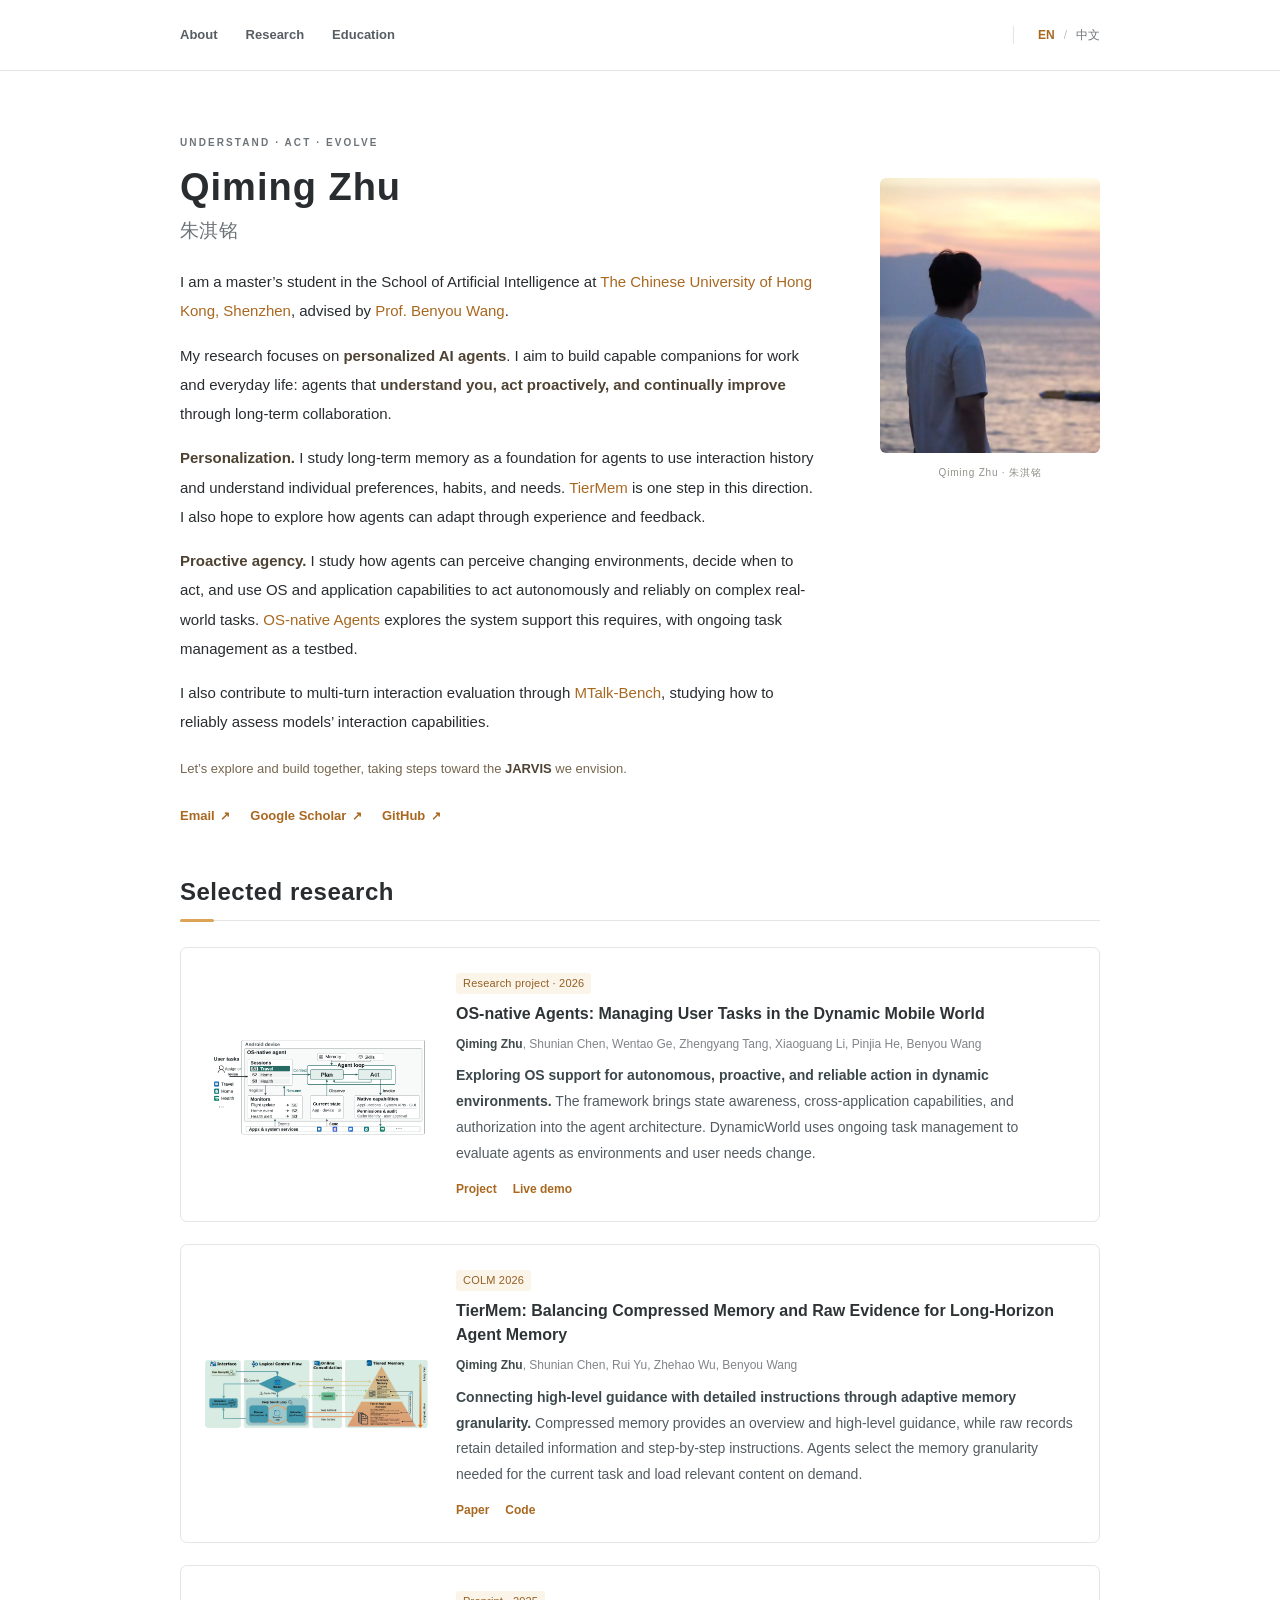
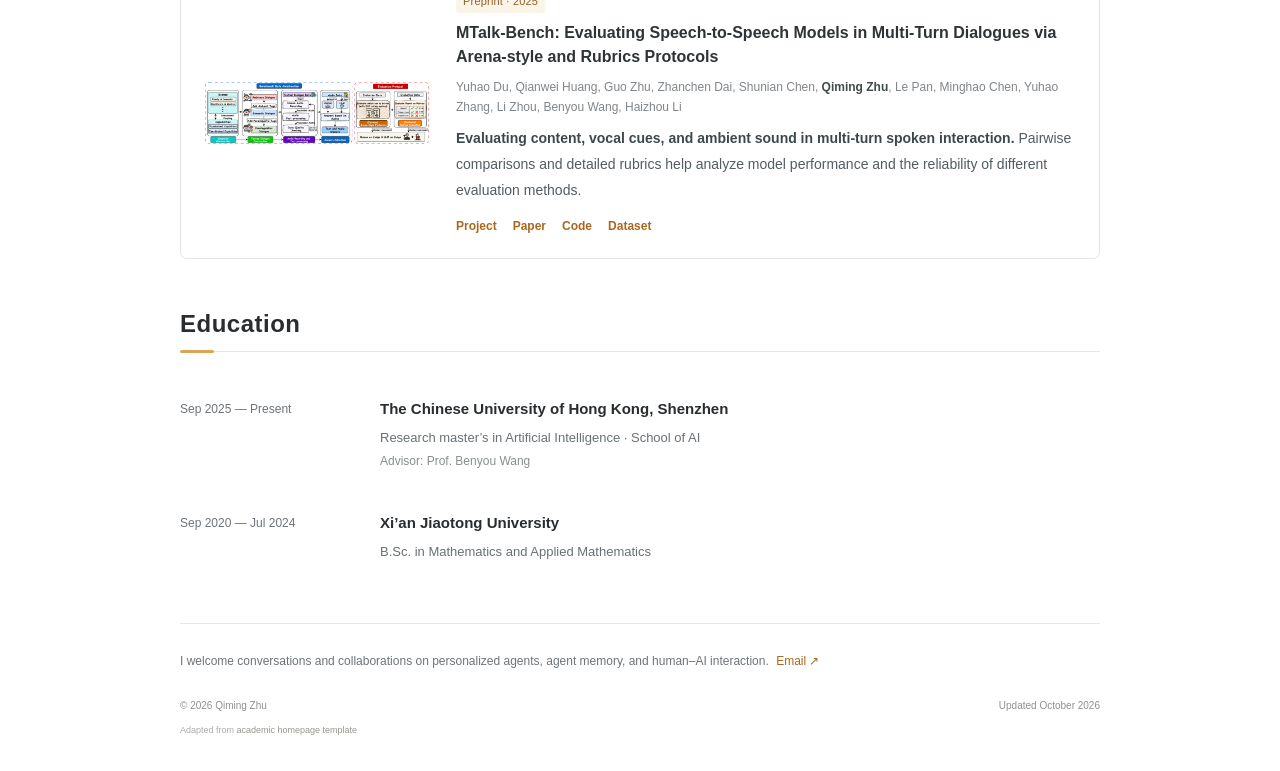
<file: index.html>
<!doctype html>
<html lang="en" data-language="en">
<head>
  <meta charset="utf-8">
  <meta name="viewport" content="width=device-width, initial-scale=1">
  <meta name="color-scheme" content="light">
  <title>Qiming Zhu · 朱淇铭 | Personal website</title>
  <meta name="description" content="Qiming Zhu researches personalized AI agents at CUHK-Shenzhen: building agents that understand you, act proactively, and continually improve through long-term collaboration.">
  <meta name="author" content="Qiming Zhu">
  <link rel="canonical" href="https://qiming-zhu.github.io/">
  <link rel="alternate" hreflang="zh-CN" href="https://qiming-zhu.github.io/zh/">
  <link rel="alternate" hreflang="en" href="https://qiming-zhu.github.io/">
  <link rel="alternate" hreflang="x-default" href="https://qiming-zhu.github.io/">
  <meta property="og:type" content="profile">
  <meta property="og:title" content="Qiming Zhu · 朱淇铭">
  <meta property="og:description" content="Qiming Zhu researches personalized AI agents at CUHK-Shenzhen: building agents that understand you, act proactively, and continually improve through long-term collaboration.">
  <meta property="og:url" content="https://qiming-zhu.github.io/">
  <meta property="og:image" content="https://qiming-zhu.github.io/images/me.jpg">
  <meta property="og:locale" content="en_US">
  <meta name="twitter:card" content="summary">
  <link rel="stylesheet" href="stylesheet.css">
  <script type="application/ld+json">{"@context": "https://schema.org", "@type": "Person", "name": "Qiming Zhu", "alternateName": "朱淇铭", "url": "https://qiming-zhu.github.io/", "image": "https://qiming-zhu.github.io/images/me.jpg", "affiliation": {"@type": "CollegeOrUniversity", "name": "The Chinese University of Hong Kong, Shenzhen"}, "sameAs": ["https://github.com/Qiming-Zhu", "https://scholar.google.com/citations?user=vwQ1_0AAAAAJ"]}</script>
  <script>
  try {
    const url = new URL(location.href);
    const explicit = url.searchParams.get('lang');
    if ((explicit === 'zh' || explicit === 'en') && explicit !== 'en') {
      url.pathname = new URL(explicit === 'zh' ? 'zh/' : './', location.href).pathname;
      url.searchParams.delete('lang');
      window.goatcounter = { no_onload: true };
      location.replace(url.href);
    }
  } catch (_) {}
  </script>
  <script src="site.js" defer></script>
  <script data-goatcounter="https://qiming-zhu.goatcounter.com/count" async src="https://gc.zgo.at/count.js"></script>
</head>
<body>
  <a class="skip-link" href="#main">Skip to main content</a>
  <header class="site-header"><div class="header-inner">
    <nav aria-label="Main navigation"><a href="#about">About</a><a href="#research">Research</a><a href="#education">Education</a></nav>
    <div class="language-switch" aria-label="Language">
      <a href="./" lang="en" data-language-link="en" aria-current="page">EN</a>
      <span aria-hidden="true">/</span>
      <a href="zh/" lang="zh-CN" data-language-link="zh" >中文</a>
    </div>
  </div></header>
  <main id="main" class="page">
    <section id="about" class="about-section" aria-labelledby="name">
      <div class="bio">
        <p class="eyebrow">UNDERSTAND · ACT · EVOLVE</p>
        <h1 id="name">Qiming Zhu<span class="other-name">朱淇铭</span></h1>
        <p>I am a master’s student in the School of Artificial Intelligence at <a href="https://www.cuhk.edu.cn/en" target="_blank" rel="noopener noreferrer">The Chinese University of Hong Kong, Shenzhen</a>, advised by <a href="https://wabyking.github.io/" target="_blank" rel="noopener noreferrer">Prof. Benyou Wang</a>.</p><p>My research focuses on <strong>personalized AI agents</strong>. I aim to build capable companions for work and everyday life: agents that <strong>understand you, act proactively, and continually improve</strong> through long-term collaboration.</p>
        <div class="research-directions"><p><strong>Personalization.</strong> I study long-term memory as a foundation for agents to use interaction history and understand individual preferences, habits, and needs. <a href="#tiermem">TierMem</a> is one step in this direction. I also hope to explore how agents can adapt through experience and feedback.</p><p><strong>Proactive agency.</strong> I study how agents can perceive changing environments, decide when to act, and use OS and application capabilities to act autonomously and reliably on complex real-world tasks. <a href="#os-native">OS-native Agents</a> explores the system support this requires, with ongoing task management as a testbed.</p><p>I also contribute to multi-turn interaction evaluation through <a href="#mtalk">MTalk-Bench</a>, studying how to reliably assess models’ interaction capabilities.</p></div>
        <p class="vision">Let’s explore and build together, taking steps toward the <strong>JARVIS</strong> we envision.</p>
        <div class="contact-links">
          <a href="mailto:225085006@link.cuhk.edu.cn">Email <span aria-hidden="true">↗</span></a>
          <a class="" href="https://scholar.google.com/citations?user=vwQ1_0AAAAAJ" target="_blank" rel="noopener noreferrer">Google Scholar <span aria-hidden="true">↗</span></a>
          <a class="" href="https://github.com/Qiming-Zhu" target="_blank" rel="noopener noreferrer">GitHub <span aria-hidden="true">↗</span></a>
        </div>
      </div>
      <figure class="portrait"><img src="images/me.jpg" width="1212" height="808" alt="Qiming Zhu watching the sunset by the sea" fetchpriority="high"><figcaption>Qiming Zhu · 朱淇铭</figcaption></figure>
    </section>
    <section id="research" class="research-section" aria-labelledby="research-title">
      <div class="section-heading"><h2 id="research-title">Selected research</h2></div>
      <div class="publications">
        <article class="publication" id="os-native">
          <a class="research-figure" href="images/research/os-native-framework.png" data-lightbox data-figure-caption="OS-native Agent framework with persistent task sessions, native state monitors, cross-application capabilities, and authorization." aria-label="View full research figure: OS-native Agents">
            <img src="images/research/os-native-framework.png" alt="OS-native Agent framework with persistent task sessions, native state monitors, cross-application capabilities, and authorization." loading="lazy" decoding="async" width="1698" height="780">
          </a>
          <div class="publication-copy">
            <div class="paper-meta"><span>Research project · 2026</span></div>
            <h3><a class="" href="https://qiming-zhu.github.io/OSNativeAgent-trajectories/" target="_blank" rel="noopener noreferrer">OS-native Agents: Managing User Tasks in the Dynamic Mobile World</a></h3>
            <p class="authors"><strong>Qiming Zhu</strong>, Shunian Chen, Wentao Ge, Zhengyang Tang, Xiaoguang Li, Pinjia He, Benyou Wang</p>
            <p class="summary"><strong>Exploring OS support for autonomous, proactive, and reliable action in dynamic environments.</strong> The framework brings state awareness, cross-application capabilities, and authorization into the agent architecture. DynamicWorld uses ongoing task management to evaluate agents as environments and user needs change.</p>
            <div class="resource-links"><a class="resource-link" href="https://qiming-zhu.github.io/OSNativeAgent-trajectories/" target="_blank" rel="noopener noreferrer">Project</a><a class="resource-link" href="https://qiming-zhu.github.io/OSNativeAgent-trajectories/demo/" target="_blank" rel="noopener noreferrer">Live demo</a></div>
          </div>
        </article>
        <article class="publication" id="tiermem">
          <a class="research-figure" href="images/research/tiermem-overview.jpg" data-lightbox data-figure-caption="TierMem architecture linking summary memory to raw evidence with a router and consolidation loop." aria-label="View full research figure: TierMem">
            <img src="images/research/tiermem-overview.jpg" alt="TierMem architecture linking summary memory to raw evidence with a router and consolidation loop." loading="lazy" decoding="async" width="1440" height="449">
          </a>
          <div class="publication-copy">
            <div class="paper-meta"><span>COLM 2026</span></div>
            <h3><a class="" href="https://openreview.net/forum?id=svKCa4itcd" target="_blank" rel="noopener noreferrer">TierMem: Balancing Compressed Memory and Raw Evidence for Long-Horizon Agent Memory</a></h3>
            <p class="authors"><strong>Qiming Zhu</strong>, Shunian Chen, Rui Yu, Zhehao Wu, Benyou Wang</p>
            <p class="summary"><strong>Connecting high-level guidance with detailed instructions through adaptive memory granularity.</strong> Compressed memory provides an overview and high-level guidance, while raw records retain detailed information and step-by-step instructions. Agents select the memory granularity needed for the current task and load relevant content on demand.</p>
            <div class="resource-links"><a class="resource-link" href="https://openreview.net/forum?id=svKCa4itcd" target="_blank" rel="noopener noreferrer">Paper</a><a class="resource-link" href="https://github.com/FreedomIntelligence/Tiermem" target="_blank" rel="noopener noreferrer">Code</a></div>
          </div>
        </article>
        <article class="publication" id="mtalk">
          <a class="research-figure" href="images/research/mtalk-overview.png" data-lightbox data-figure-caption="MTalk-Bench overview connecting speech-aware data construction with Arena-style and rubric-based evaluation." aria-label="View full research figure: MTalk-Bench">
            <img src="images/research/mtalk-overview.png" alt="MTalk-Bench overview connecting speech-aware data construction with Arena-style and rubric-based evaluation." loading="lazy" decoding="async" width="1600" height="448">
          </a>
          <div class="publication-copy">
            <div class="paper-meta"><span>Preprint · 2025</span></div>
            <h3><a class="" href="https://arxiv.org/abs/2508.18240" target="_blank" rel="noopener noreferrer">MTalk-Bench: Evaluating Speech-to-Speech Models in Multi-Turn Dialogues via Arena-style and Rubrics Protocols</a></h3>
            <p class="authors">Yuhao Du, Qianwei Huang, Guo Zhu, Zhanchen Dai, Shunian Chen, <strong>Qiming Zhu</strong>, Le Pan, Minghao Chen, Yuhao Zhang, Li Zhou, Benyou Wang, Haizhou Li</p>
            <p class="summary"><strong>Evaluating content, vocal cues, and ambient sound in multi-turn spoken interaction.</strong> Pairwise comparisons and detailed rubrics help analyze model performance and the reliability of different evaluation methods.</p>
            <div class="resource-links"><a class="resource-link" href="https://freedomintelligence.github.io/MTalk-Bench/" target="_blank" rel="noopener noreferrer">Project</a><a class="resource-link" href="https://arxiv.org/abs/2508.18240" target="_blank" rel="noopener noreferrer">Paper</a><a class="resource-link" href="https://github.com/FreedomIntelligence/MTalk-Bench" target="_blank" rel="noopener noreferrer">Code</a><a class="resource-link" href="https://huggingface.co/datasets/FreedomIntelligence/MTalk-Bench" target="_blank" rel="noopener noreferrer">Dataset</a></div>
          </div>
        </article></div>
    </section>
    <section id="education" class="education-section" aria-labelledby="education-title">
      <div class="section-heading"><h2 id="education-title">Education</h2></div>
      <ol class="education-list"><li><time>Sep 2025 — Present</time><div><h3>The Chinese University of Hong Kong, Shenzhen</h3><p>Research master’s in Artificial Intelligence · School of AI</p><p class="advisor">Advisor: Prof. Benyou Wang</p></div></li><li><time>Sep 2020 — Jul 2024</time><div><h3>Xi’an Jiaotong University</h3><p>B.Sc. in Mathematics and Applied Mathematics</p></div></li></ol>
    </section>
    <footer class="site-footer">
      <p class="footer-contact">I welcome conversations and collaborations on personalized agents, agent memory, and human–AI interaction. <a href="mailto:225085006@link.cuhk.edu.cn">Email ↗</a></p>
      <div><span>© 2026 Qiming Zhu</span><span>Updated October 2026</span></div>
      <p class="template-credit">Adapted from <a class="" href="https://github.com/w-r-s/academic-homepage-template" target="_blank" rel="noopener noreferrer">academic homepage template</a></p>
    </footer>
  </main>
  <dialog id="image-viewer" aria-label="View full research figure"><button class="viewer-close" type="button" aria-label="Close image">×</button><img alt=""><p></p></dialog>
</body></html>
</file>
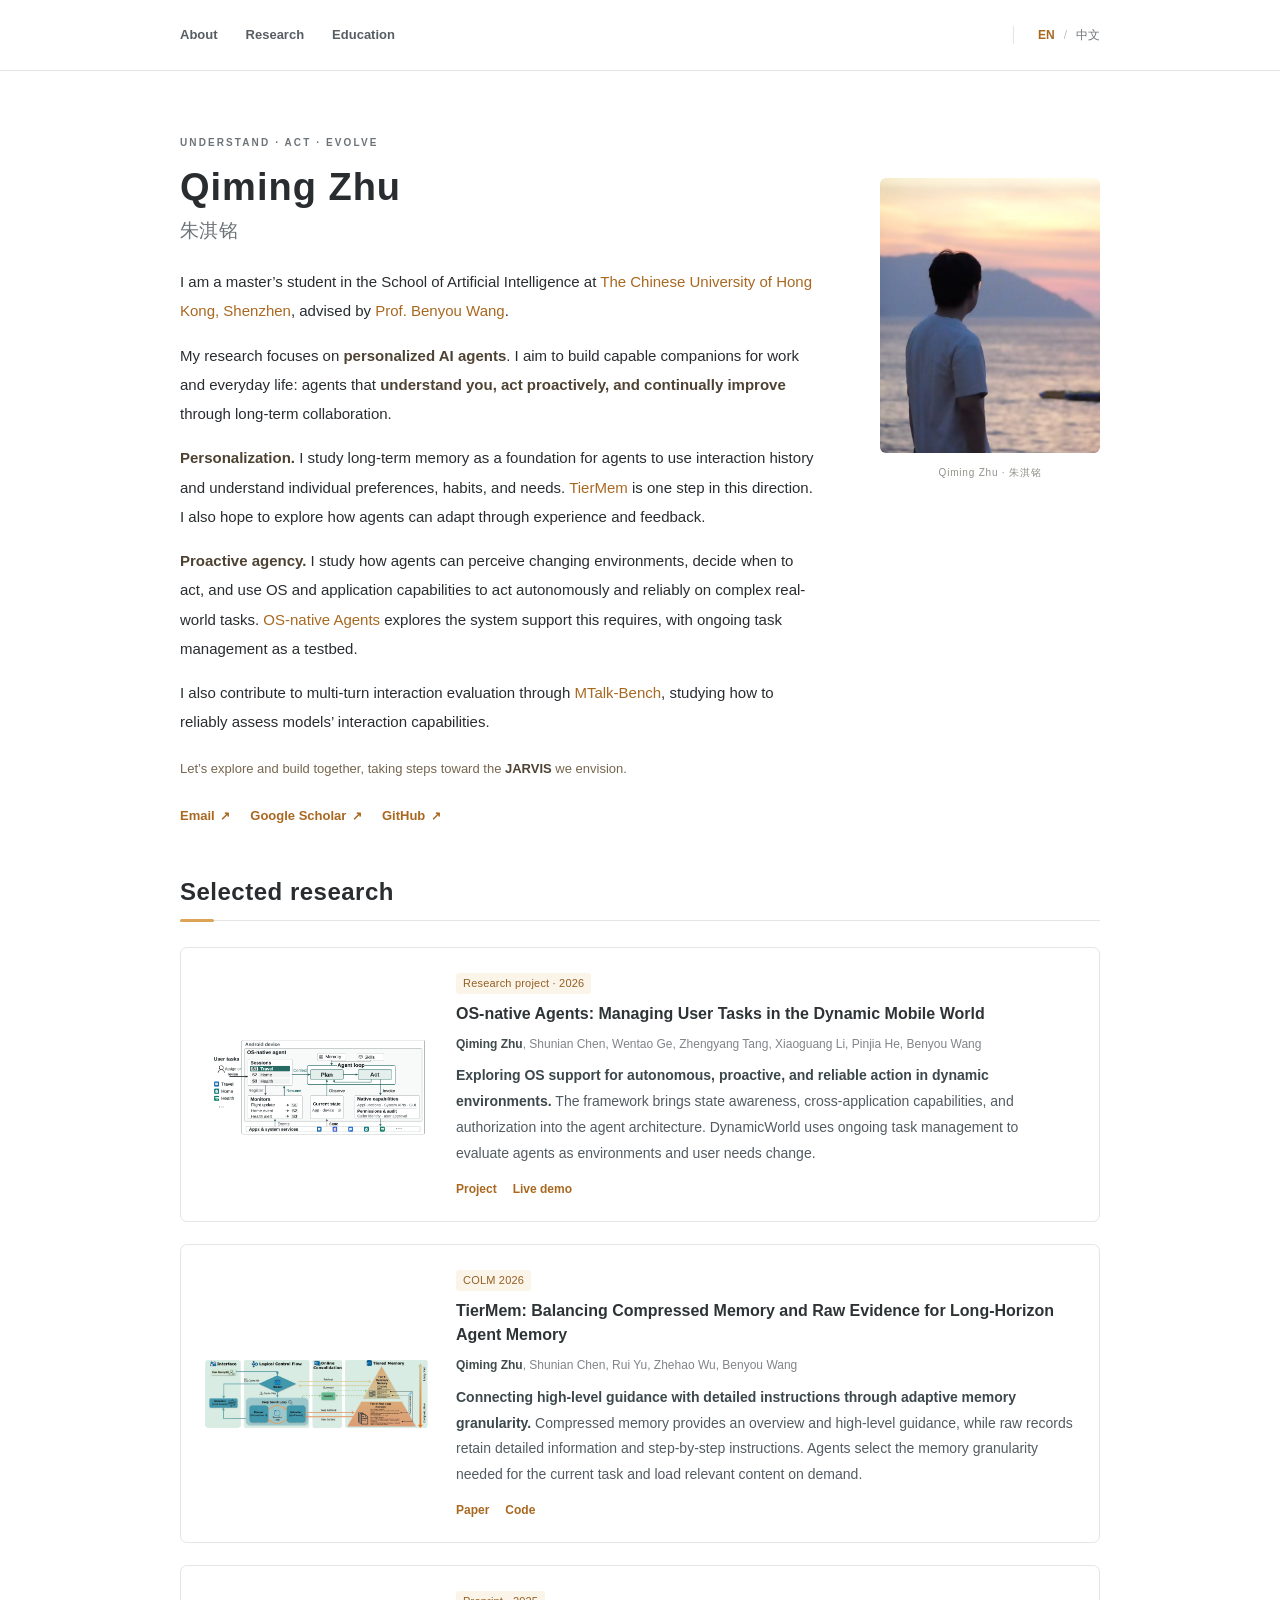
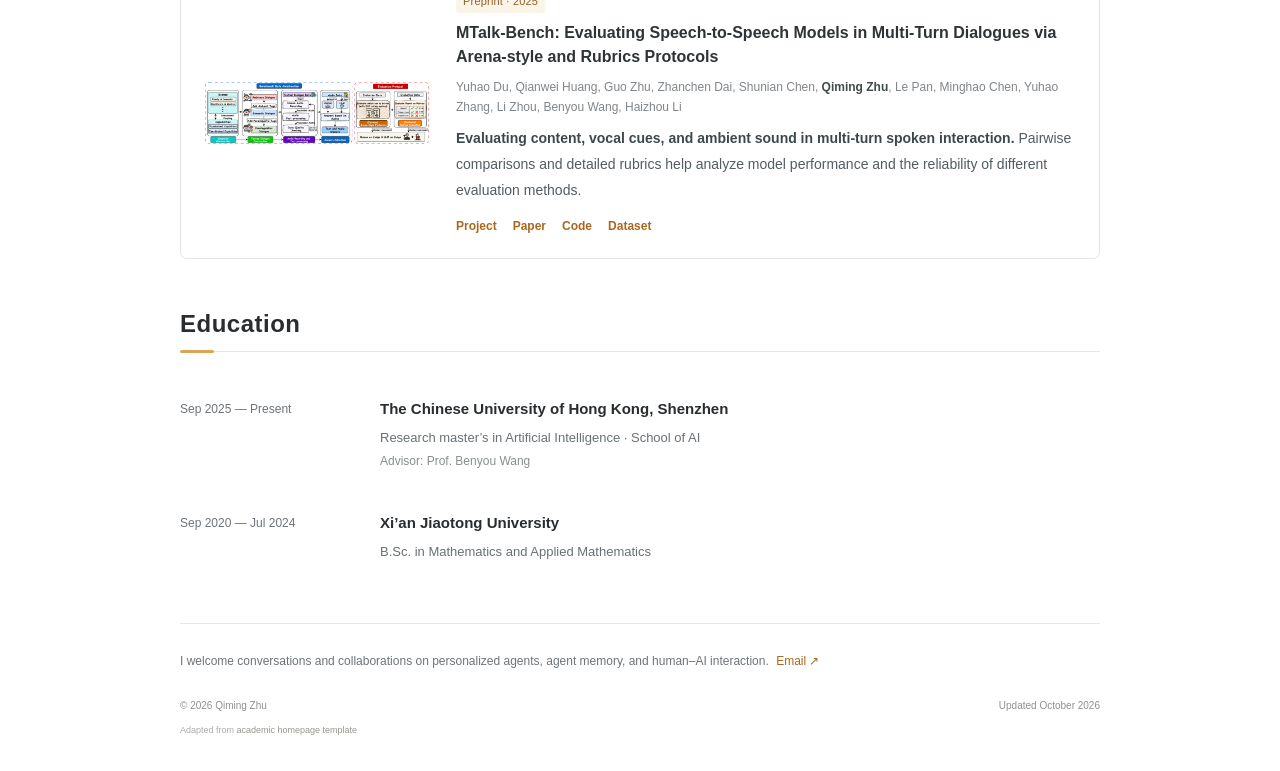
<file: en/index.html>
<!doctype html>
<html lang="en" data-language="en">
<head>
  <meta charset="utf-8">
  <meta name="viewport" content="width=device-width, initial-scale=1">
  <meta name="color-scheme" content="light">
  <title>Qiming Zhu · 朱淇铭 | Personal website</title>
  <meta name="description" content="Qiming Zhu researches personalized AI agents at CUHK-Shenzhen: building agents that understand you, act proactively, and continually improve through long-term collaboration.">
  <meta name="author" content="Qiming Zhu">
  <link rel="canonical" href="https://qiming-zhu.github.io/">
  <link rel="alternate" hreflang="zh-CN" href="https://qiming-zhu.github.io/zh/">
  <link rel="alternate" hreflang="en" href="https://qiming-zhu.github.io/">
  <link rel="alternate" hreflang="x-default" href="https://qiming-zhu.github.io/">
  <meta property="og:type" content="profile">
  <meta property="og:title" content="Qiming Zhu · 朱淇铭">
  <meta property="og:description" content="Qiming Zhu researches personalized AI agents at CUHK-Shenzhen: building agents that understand you, act proactively, and continually improve through long-term collaboration.">
  <meta property="og:url" content="https://qiming-zhu.github.io/">
  <meta property="og:image" content="https://qiming-zhu.github.io/images/me.jpg">
  <meta property="og:locale" content="en_US">
  <meta name="twitter:card" content="summary">
  <link rel="stylesheet" href="../stylesheet.css">
  <script type="application/ld+json">{"@context": "https://schema.org", "@type": "Person", "name": "Qiming Zhu", "alternateName": "朱淇铭", "url": "https://qiming-zhu.github.io/", "image": "https://qiming-zhu.github.io/images/me.jpg", "affiliation": {"@type": "CollegeOrUniversity", "name": "The Chinese University of Hong Kong, Shenzhen"}, "sameAs": ["https://github.com/Qiming-Zhu", "https://scholar.google.com/citations?user=vwQ1_0AAAAAJ"]}</script>
  <script>
  try {
    const url = new URL(location.href);
    const explicit = url.searchParams.get('lang');
    if ((explicit === 'zh' || explicit === 'en') && explicit !== 'en') {
      url.pathname = new URL(explicit === 'zh' ? '../zh/' : '../', location.href).pathname;
      url.searchParams.delete('lang');
      window.goatcounter = { no_onload: true };
      location.replace(url.href);
    }
  } catch (_) {}
  </script>
  <script src="../site.js" defer></script>
  <script data-goatcounter="https://qiming-zhu.goatcounter.com/count" async src="https://gc.zgo.at/count.js"></script>
</head>
<body>
  <a class="skip-link" href="#main">Skip to main content</a>
  <header class="site-header"><div class="header-inner">
    <nav aria-label="Main navigation"><a href="#about">About</a><a href="#research">Research</a><a href="#education">Education</a></nav>
    <div class="language-switch" aria-label="Language">
      <a href="../" lang="en" data-language-link="en" aria-current="page">EN</a>
      <span aria-hidden="true">/</span>
      <a href="../zh/" lang="zh-CN" data-language-link="zh" >中文</a>
    </div>
  </div></header>
  <main id="main" class="page">
    <section id="about" class="about-section" aria-labelledby="name">
      <div class="bio">
        <p class="eyebrow">UNDERSTAND · ACT · EVOLVE</p>
        <h1 id="name">Qiming Zhu<span class="other-name">朱淇铭</span></h1>
        <p>I am a master’s student in the School of Artificial Intelligence at <a href="https://www.cuhk.edu.cn/en" target="_blank" rel="noopener noreferrer">The Chinese University of Hong Kong, Shenzhen</a>, advised by <a href="https://wabyking.github.io/" target="_blank" rel="noopener noreferrer">Prof. Benyou Wang</a>.</p><p>My research focuses on <strong>personalized AI agents</strong>. I aim to build capable companions for work and everyday life: agents that <strong>understand you, act proactively, and continually improve</strong> through long-term collaboration.</p>
        <div class="research-directions"><p><strong>Personalization.</strong> I study long-term memory as a foundation for agents to use interaction history and understand individual preferences, habits, and needs. <a href="#tiermem">TierMem</a> is one step in this direction. I also hope to explore how agents can adapt through experience and feedback.</p><p><strong>Proactive agency.</strong> I study how agents can perceive changing environments, decide when to act, and use OS and application capabilities to act autonomously and reliably on complex real-world tasks. <a href="#os-native">OS-native Agents</a> explores the system support this requires, with ongoing task management as a testbed.</p><p>I also contribute to multi-turn interaction evaluation through <a href="#mtalk">MTalk-Bench</a>, studying how to reliably assess models’ interaction capabilities.</p></div>
        <p class="vision">Let’s explore and build together, taking steps toward the <strong>JARVIS</strong> we envision.</p>
        <div class="contact-links">
          <a href="mailto:225085006@link.cuhk.edu.cn">Email <span aria-hidden="true">↗</span></a>
          <a class="" href="https://scholar.google.com/citations?user=vwQ1_0AAAAAJ" target="_blank" rel="noopener noreferrer">Google Scholar <span aria-hidden="true">↗</span></a>
          <a class="" href="https://github.com/Qiming-Zhu" target="_blank" rel="noopener noreferrer">GitHub <span aria-hidden="true">↗</span></a>
        </div>
      </div>
      <figure class="portrait"><img src="../images/me.jpg" width="1212" height="808" alt="Qiming Zhu watching the sunset by the sea" fetchpriority="high"><figcaption>Qiming Zhu · 朱淇铭</figcaption></figure>
    </section>
    <section id="research" class="research-section" aria-labelledby="research-title">
      <div class="section-heading"><h2 id="research-title">Selected research</h2></div>
      <div class="publications">
        <article class="publication" id="os-native">
          <a class="research-figure" href="../images/research/os-native-framework.png" data-lightbox data-figure-caption="OS-native Agent framework with persistent task sessions, native state monitors, cross-application capabilities, and authorization." aria-label="View full research figure: OS-native Agents">
            <img src="../images/research/os-native-framework.png" alt="OS-native Agent framework with persistent task sessions, native state monitors, cross-application capabilities, and authorization." loading="lazy" decoding="async" width="1698" height="780">
          </a>
          <div class="publication-copy">
            <div class="paper-meta"><span>Research project · 2026</span></div>
            <h3><a class="" href="https://qiming-zhu.github.io/OSNativeAgent-trajectories/" target="_blank" rel="noopener noreferrer">OS-native Agents: Managing User Tasks in the Dynamic Mobile World</a></h3>
            <p class="authors"><strong>Qiming Zhu</strong>, Shunian Chen, Wentao Ge, Zhengyang Tang, Xiaoguang Li, Pinjia He, Benyou Wang</p>
            <p class="summary"><strong>Exploring OS support for autonomous, proactive, and reliable action in dynamic environments.</strong> The framework brings state awareness, cross-application capabilities, and authorization into the agent architecture. DynamicWorld uses ongoing task management to evaluate agents as environments and user needs change.</p>
            <div class="resource-links"><a class="resource-link" href="https://qiming-zhu.github.io/OSNativeAgent-trajectories/" target="_blank" rel="noopener noreferrer">Project</a><a class="resource-link" href="https://qiming-zhu.github.io/OSNativeAgent-trajectories/demo/" target="_blank" rel="noopener noreferrer">Live demo</a></div>
          </div>
        </article>
        <article class="publication" id="tiermem">
          <a class="research-figure" href="../images/research/tiermem-overview.jpg" data-lightbox data-figure-caption="TierMem architecture linking summary memory to raw evidence with a router and consolidation loop." aria-label="View full research figure: TierMem">
            <img src="../images/research/tiermem-overview.jpg" alt="TierMem architecture linking summary memory to raw evidence with a router and consolidation loop." loading="lazy" decoding="async" width="1440" height="449">
          </a>
          <div class="publication-copy">
            <div class="paper-meta"><span>COLM 2026</span></div>
            <h3><a class="" href="https://openreview.net/forum?id=svKCa4itcd" target="_blank" rel="noopener noreferrer">TierMem: Balancing Compressed Memory and Raw Evidence for Long-Horizon Agent Memory</a></h3>
            <p class="authors"><strong>Qiming Zhu</strong>, Shunian Chen, Rui Yu, Zhehao Wu, Benyou Wang</p>
            <p class="summary"><strong>Connecting high-level guidance with detailed instructions through adaptive memory granularity.</strong> Compressed memory provides an overview and high-level guidance, while raw records retain detailed information and step-by-step instructions. Agents select the memory granularity needed for the current task and load relevant content on demand.</p>
            <div class="resource-links"><a class="resource-link" href="https://openreview.net/forum?id=svKCa4itcd" target="_blank" rel="noopener noreferrer">Paper</a><a class="resource-link" href="https://github.com/FreedomIntelligence/Tiermem" target="_blank" rel="noopener noreferrer">Code</a></div>
          </div>
        </article>
        <article class="publication" id="mtalk">
          <a class="research-figure" href="../images/research/mtalk-overview.png" data-lightbox data-figure-caption="MTalk-Bench overview connecting speech-aware data construction with Arena-style and rubric-based evaluation." aria-label="View full research figure: MTalk-Bench">
            <img src="../images/research/mtalk-overview.png" alt="MTalk-Bench overview connecting speech-aware data construction with Arena-style and rubric-based evaluation." loading="lazy" decoding="async" width="1600" height="448">
          </a>
          <div class="publication-copy">
            <div class="paper-meta"><span>Preprint · 2025</span></div>
            <h3><a class="" href="https://arxiv.org/abs/2508.18240" target="_blank" rel="noopener noreferrer">MTalk-Bench: Evaluating Speech-to-Speech Models in Multi-Turn Dialogues via Arena-style and Rubrics Protocols</a></h3>
            <p class="authors">Yuhao Du, Qianwei Huang, Guo Zhu, Zhanchen Dai, Shunian Chen, <strong>Qiming Zhu</strong>, Le Pan, Minghao Chen, Yuhao Zhang, Li Zhou, Benyou Wang, Haizhou Li</p>
            <p class="summary"><strong>Evaluating content, vocal cues, and ambient sound in multi-turn spoken interaction.</strong> Pairwise comparisons and detailed rubrics help analyze model performance and the reliability of different evaluation methods.</p>
            <div class="resource-links"><a class="resource-link" href="https://freedomintelligence.github.io/MTalk-Bench/" target="_blank" rel="noopener noreferrer">Project</a><a class="resource-link" href="https://arxiv.org/abs/2508.18240" target="_blank" rel="noopener noreferrer">Paper</a><a class="resource-link" href="https://github.com/FreedomIntelligence/MTalk-Bench" target="_blank" rel="noopener noreferrer">Code</a><a class="resource-link" href="https://huggingface.co/datasets/FreedomIntelligence/MTalk-Bench" target="_blank" rel="noopener noreferrer">Dataset</a></div>
          </div>
        </article></div>
    </section>
    <section id="education" class="education-section" aria-labelledby="education-title">
      <div class="section-heading"><h2 id="education-title">Education</h2></div>
      <ol class="education-list"><li><time>Sep 2025 — Present</time><div><h3>The Chinese University of Hong Kong, Shenzhen</h3><p>Research master’s in Artificial Intelligence · School of AI</p><p class="advisor">Advisor: Prof. Benyou Wang</p></div></li><li><time>Sep 2020 — Jul 2024</time><div><h3>Xi’an Jiaotong University</h3><p>B.Sc. in Mathematics and Applied Mathematics</p></div></li></ol>
    </section>
    <footer class="site-footer">
      <p class="footer-contact">I welcome conversations and collaborations on personalized agents, agent memory, and human–AI interaction. <a href="mailto:225085006@link.cuhk.edu.cn">Email ↗</a></p>
      <div><span>© 2026 Qiming Zhu</span><span>Updated October 2026</span></div>
      <p class="template-credit">Adapted from <a class="" href="https://github.com/w-r-s/academic-homepage-template" target="_blank" rel="noopener noreferrer">academic homepage template</a></p>
    </footer>
  </main>
  <dialog id="image-viewer" aria-label="View full research figure"><button class="viewer-close" type="button" aria-label="Close image">×</button><img alt=""><p></p></dialog>
</body></html>
</file>
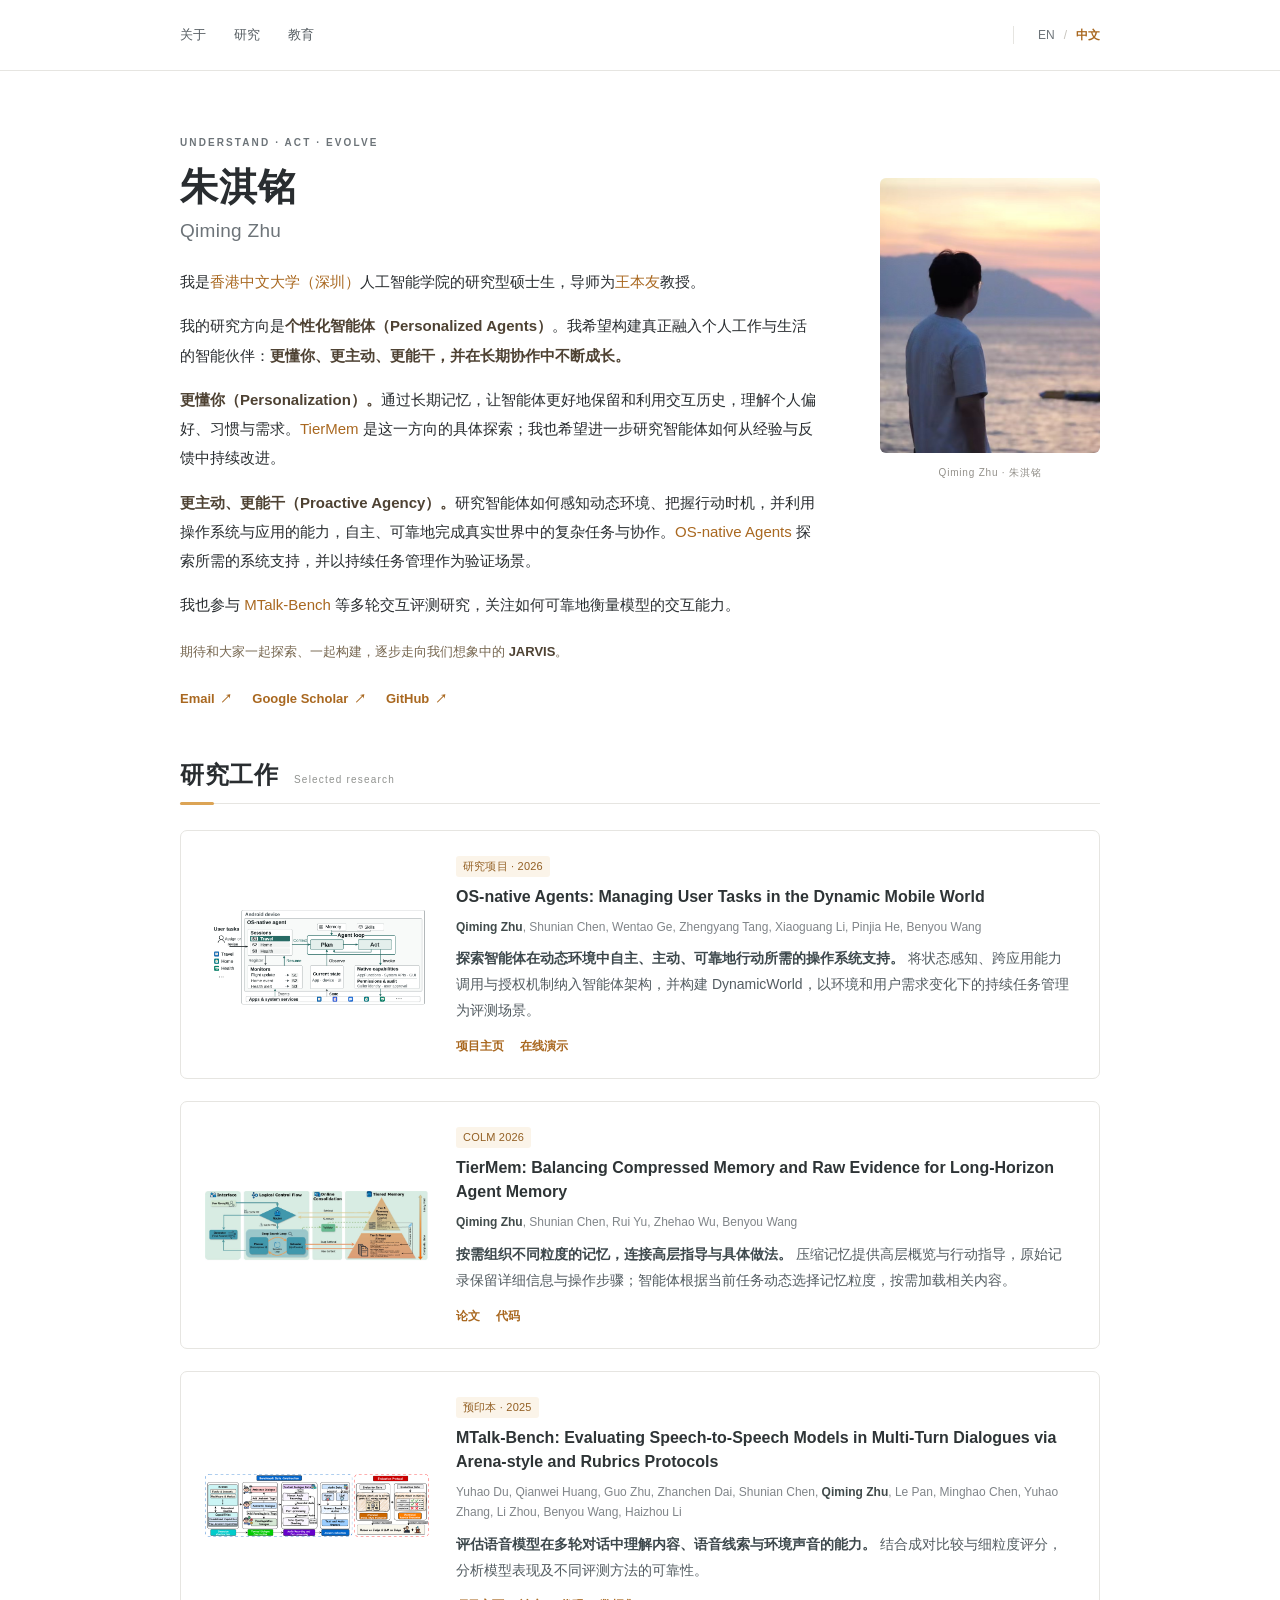
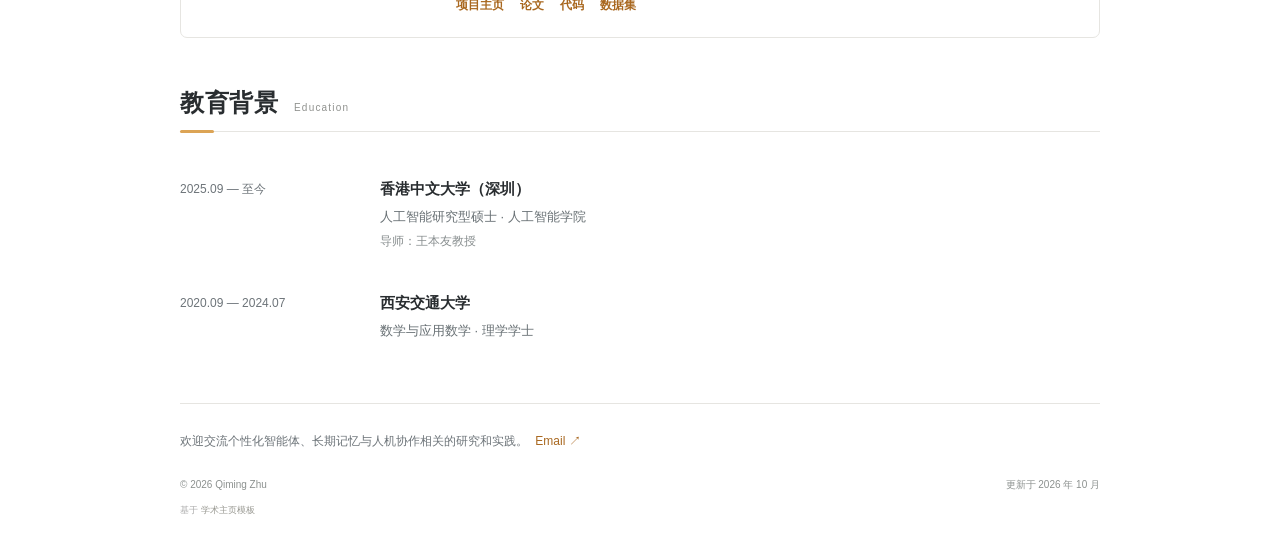
<file: zh/index.html>
<!doctype html>
<html lang="zh-CN" data-language="zh">
<head>
  <meta charset="utf-8">
  <meta name="viewport" content="width=device-width, initial-scale=1">
  <meta name="color-scheme" content="light">
  <title>朱淇铭 · Qiming Zhu | 个人主页</title>
  <meta name="description" content="朱淇铭，香港中文大学（深圳）研究型硕士生。研究个性化智能体，探索更懂你、能够主动行动，并在长期协作中持续成长的个人智能伙伴。">
  <meta name="author" content="Qiming Zhu">
  <link rel="canonical" href="https://qiming-zhu.github.io/zh/">
  <link rel="alternate" hreflang="zh-CN" href="https://qiming-zhu.github.io/zh/">
  <link rel="alternate" hreflang="en" href="https://qiming-zhu.github.io/">
  <link rel="alternate" hreflang="x-default" href="https://qiming-zhu.github.io/">
  <meta property="og:type" content="profile">
  <meta property="og:title" content="朱淇铭 · Qiming Zhu">
  <meta property="og:description" content="朱淇铭，香港中文大学（深圳）研究型硕士生。研究个性化智能体，探索更懂你、能够主动行动，并在长期协作中持续成长的个人智能伙伴。">
  <meta property="og:url" content="https://qiming-zhu.github.io/zh/">
  <meta property="og:image" content="https://qiming-zhu.github.io/images/me.jpg">
  <meta property="og:locale" content="zh_CN">
  <meta name="twitter:card" content="summary">
  <link rel="stylesheet" href="../stylesheet.css">
  <script type="application/ld+json">{"@context": "https://schema.org", "@type": "Person", "name": "Qiming Zhu", "alternateName": "朱淇铭", "url": "https://qiming-zhu.github.io/", "image": "https://qiming-zhu.github.io/images/me.jpg", "affiliation": {"@type": "CollegeOrUniversity", "name": "The Chinese University of Hong Kong, Shenzhen"}, "sameAs": ["https://github.com/Qiming-Zhu", "https://scholar.google.com/citations?user=vwQ1_0AAAAAJ"]}</script>
  <script>
  try {
    const url = new URL(location.href);
    const explicit = url.searchParams.get('lang');
    if ((explicit === 'zh' || explicit === 'en') && explicit !== 'zh') {
      url.pathname = new URL(explicit === 'zh' ? '../zh/' : '../', location.href).pathname;
      url.searchParams.delete('lang');
      window.goatcounter = { no_onload: true };
      location.replace(url.href);
    }
  } catch (_) {}
  </script>
  <script src="../site.js" defer></script>
  <script data-goatcounter="https://qiming-zhu.goatcounter.com/count" async src="https://gc.zgo.at/count.js"></script>
</head>
<body>
  <a class="skip-link" href="#main">跳到主要内容</a>
  <header class="site-header"><div class="header-inner">
    <nav aria-label="主导航"><a href="#about">关于</a><a href="#research">研究</a><a href="#education">教育</a></nav>
    <div class="language-switch" aria-label="语言选择">
      <a href="../" lang="en" data-language-link="en" >EN</a>
      <span aria-hidden="true">/</span>
      <a href="../zh/" lang="zh-CN" data-language-link="zh" aria-current="page">中文</a>
    </div>
  </div></header>
  <main id="main" class="page">
    <section id="about" class="about-section" aria-labelledby="name">
      <div class="bio">
        <p class="eyebrow">UNDERSTAND · ACT · EVOLVE</p>
        <h1 id="name">朱淇铭<span class="other-name">Qiming Zhu</span></h1>
        <p>我是<a href="https://www.cuhk.edu.cn/" target="_blank" rel="noopener noreferrer">香港中文大学（深圳）</a>人工智能学院的研究型硕士生，导师为<a href="https://wabyking.github.io/" target="_blank" rel="noopener noreferrer">王本友</a>教授。</p><p>我的研究方向是<strong>个性化智能体（Personalized Agents）</strong>。我希望构建真正融入个人工作与生活的智能伙伴：<strong>更懂你、更主动、更能干，并在长期协作中不断成长。</strong></p>
        <div class="research-directions"><p><strong>更懂你（Personalization）。</strong>通过长期记忆，让智能体更好地保留和利用交互历史，理解个人偏好、习惯与需求。<a href="#tiermem">TierMem</a> 是这一方向的具体探索；我也希望进一步研究智能体如何从经验与反馈中持续改进。</p><p><strong>更主动、更能干（Proactive Agency）。</strong>研究智能体如何感知动态环境、把握行动时机，并利用操作系统与应用的能力，自主、可靠地完成真实世界中的复杂任务与协作。<a href="#os-native">OS-native Agents</a> 探索所需的系统支持，并以持续任务管理作为验证场景。</p><p>我也参与 <a href="#mtalk">MTalk-Bench</a> 等多轮交互评测研究，关注如何可靠地衡量模型的交互能力。</p></div>
        <p class="vision">期待和大家一起探索、一起构建，逐步走向我们想象中的 <strong>JARVIS</strong>。</p>
        <div class="contact-links">
          <a href="mailto:225085006@link.cuhk.edu.cn">Email <span aria-hidden="true">↗</span></a>
          <a class="" href="https://scholar.google.com/citations?user=vwQ1_0AAAAAJ" target="_blank" rel="noopener noreferrer">Google Scholar <span aria-hidden="true">↗</span></a>
          <a class="" href="https://github.com/Qiming-Zhu" target="_blank" rel="noopener noreferrer">GitHub <span aria-hidden="true">↗</span></a>
        </div>
      </div>
      <figure class="portrait"><img src="../images/me.jpg" width="1212" height="808" alt="朱淇铭在海边看日落" fetchpriority="high"><figcaption>Qiming Zhu · 朱淇铭</figcaption></figure>
    </section>
    <section id="research" class="research-section" aria-labelledby="research-title">
      <div class="section-heading"><h2 id="research-title">研究工作</h2><span>Selected research</span></div>
      <div class="publications">
        <article class="publication" id="os-native">
          <a class="research-figure" href="../images/research/os-native-framework.png" data-lightbox data-figure-caption="OS-native Agent 框架：持久化任务会话、原生状态监听、跨应用能力与授权机制。" aria-label="查看完整研究配图: OS-native Agents">
            <img src="../images/research/os-native-framework.png" alt="OS-native Agent 框架：持久化任务会话、原生状态监听、跨应用能力与授权机制。" loading="lazy" decoding="async" width="1698" height="780">
          </a>
          <div class="publication-copy">
            <div class="paper-meta"><span>研究项目 · 2026</span></div>
            <h3><a class="" href="https://qiming-zhu.github.io/OSNativeAgent-trajectories/" target="_blank" rel="noopener noreferrer">OS-native Agents: Managing User Tasks in the Dynamic Mobile World</a></h3>
            <p class="authors"><strong>Qiming Zhu</strong>, Shunian Chen, Wentao Ge, Zhengyang Tang, Xiaoguang Li, Pinjia He, Benyou Wang</p>
            <p class="summary"><strong>探索智能体在动态环境中自主、主动、可靠地行动所需的操作系统支持。</strong> 将状态感知、跨应用能力调用与授权机制纳入智能体架构，并构建 DynamicWorld，以环境和用户需求变化下的持续任务管理为评测场景。</p>
            <div class="resource-links"><a class="resource-link" href="https://qiming-zhu.github.io/OSNativeAgent-trajectories/" target="_blank" rel="noopener noreferrer">项目主页</a><a class="resource-link" href="https://qiming-zhu.github.io/OSNativeAgent-trajectories/demo/" target="_blank" rel="noopener noreferrer">在线演示</a></div>
          </div>
        </article>
        <article class="publication" id="tiermem">
          <a class="research-figure" href="../images/research/tiermem-overview.jpg" data-lightbox data-figure-caption="TierMem 架构：通过路由器与证据回写连接摘要记忆和原始日志。" aria-label="查看完整研究配图: TierMem">
            <img src="../images/research/tiermem-overview.jpg" alt="TierMem 架构：通过路由器与证据回写连接摘要记忆和原始日志。" loading="lazy" decoding="async" width="1440" height="449">
          </a>
          <div class="publication-copy">
            <div class="paper-meta"><span>COLM 2026</span></div>
            <h3><a class="" href="https://openreview.net/forum?id=svKCa4itcd" target="_blank" rel="noopener noreferrer">TierMem: Balancing Compressed Memory and Raw Evidence for Long-Horizon Agent Memory</a></h3>
            <p class="authors"><strong>Qiming Zhu</strong>, Shunian Chen, Rui Yu, Zhehao Wu, Benyou Wang</p>
            <p class="summary"><strong>按需组织不同粒度的记忆，连接高层指导与具体做法。</strong> 压缩记忆提供高层概览与行动指导，原始记录保留详细信息与操作步骤；智能体根据当前任务动态选择记忆粒度，按需加载相关内容。</p>
            <div class="resource-links"><a class="resource-link" href="https://openreview.net/forum?id=svKCa4itcd" target="_blank" rel="noopener noreferrer">论文</a><a class="resource-link" href="https://github.com/FreedomIntelligence/Tiermem" target="_blank" rel="noopener noreferrer">代码</a></div>
          </div>
        </article>
        <article class="publication" id="mtalk">
          <a class="research-figure" href="../images/research/mtalk-overview.png" data-lightbox data-figure-caption="MTalk-Bench 总览：从多维语音对话构造到 Arena 成对比较与 Rubrics 细粒度评测。" aria-label="查看完整研究配图: MTalk-Bench">
            <img src="../images/research/mtalk-overview.png" alt="MTalk-Bench 总览：从多维语音对话构造到 Arena 成对比较与 Rubrics 细粒度评测。" loading="lazy" decoding="async" width="1600" height="448">
          </a>
          <div class="publication-copy">
            <div class="paper-meta"><span>预印本 · 2025</span></div>
            <h3><a class="" href="https://arxiv.org/abs/2508.18240" target="_blank" rel="noopener noreferrer">MTalk-Bench: Evaluating Speech-to-Speech Models in Multi-Turn Dialogues via Arena-style and Rubrics Protocols</a></h3>
            <p class="authors">Yuhao Du, Qianwei Huang, Guo Zhu, Zhanchen Dai, Shunian Chen, <strong>Qiming Zhu</strong>, Le Pan, Minghao Chen, Yuhao Zhang, Li Zhou, Benyou Wang, Haizhou Li</p>
            <p class="summary"><strong>评估语音模型在多轮对话中理解内容、语音线索与环境声音的能力。</strong> 结合成对比较与细粒度评分，分析模型表现及不同评测方法的可靠性。</p>
            <div class="resource-links"><a class="resource-link" href="https://freedomintelligence.github.io/MTalk-Bench/" target="_blank" rel="noopener noreferrer">项目主页</a><a class="resource-link" href="https://arxiv.org/abs/2508.18240" target="_blank" rel="noopener noreferrer">论文</a><a class="resource-link" href="https://github.com/FreedomIntelligence/MTalk-Bench" target="_blank" rel="noopener noreferrer">代码</a><a class="resource-link" href="https://huggingface.co/datasets/FreedomIntelligence/MTalk-Bench" target="_blank" rel="noopener noreferrer">数据集</a></div>
          </div>
        </article></div>
    </section>
    <section id="education" class="education-section" aria-labelledby="education-title">
      <div class="section-heading"><h2 id="education-title">教育背景</h2><span>Education</span></div>
      <ol class="education-list"><li><time>2025.09 — 至今</time><div><h3>香港中文大学（深圳）</h3><p>人工智能研究型硕士 · 人工智能学院</p><p class="advisor">导师：王本友教授</p></div></li><li><time>2020.09 — 2024.07</time><div><h3>西安交通大学</h3><p>数学与应用数学 · 理学学士</p></div></li></ol>
    </section>
    <footer class="site-footer">
      <p class="footer-contact">欢迎交流个性化智能体、长期记忆与人机协作相关的研究和实践。 <a href="mailto:225085006@link.cuhk.edu.cn">Email ↗</a></p>
      <div><span>© 2026 Qiming Zhu</span><span>更新于 2026 年 10 月</span></div>
      <p class="template-credit">基于 <a class="" href="https://github.com/w-r-s/academic-homepage-template" target="_blank" rel="noopener noreferrer">学术主页模板</a></p>
    </footer>
  </main>
  <dialog id="image-viewer" aria-label="查看完整研究配图"><button class="viewer-close" type="button" aria-label="关闭图片">×</button><img alt=""><p></p></dialog>
</body></html>
</file>
<file: stylesheet.css>
/* Adapted from w-r-s/academic-homepage-template: narrow academic layout,
   warm accent, portrait introduction, and illustrated publication rows. */
:root{--text:#292d30;--muted:#6d7479;--accent:#a96820;--accent-light:#f6e7d0;--line:#e6e5e1;--paper:#fff;--width:920px}
*{box-sizing:border-box}html{scroll-behavior:smooth;scroll-padding-top:100px}body{margin:0;background:var(--paper);color:var(--text);font-family:-apple-system,BlinkMacSystemFont,"Segoe UI","PingFang SC","Hiragino Sans GB","Microsoft YaHei",sans-serif;font-size:15px;line-height:1.85;-webkit-font-smoothing:antialiased}a{color:var(--accent);text-decoration:none;text-underline-offset:4px}a:hover{text-decoration:underline}button,a{-webkit-tap-highlight-color:transparent}button{font:inherit}a:focus-visible,button:focus-visible{outline:3px solid #ac6f2a;outline-offset:5px;border-radius:3px}img{max-width:100%;height:auto}strong{font-weight:600}p{margin:0 0 15px}.skip-link{position:fixed;top:-100px;left:16px;background:#fff;padding:8px 20px;z-index:30}.skip-link:focus{top:8px}.site-header{position:sticky;top:0;z-index:10;background:rgba(255,255,255,.96);border-bottom:1px solid var(--line);backdrop-filter:blur(12px)}.header-inner{max-width:var(--width);margin:auto;min-height:70px;display:flex;align-items:center;gap:32px}.site-header nav{margin-left:0;display:flex;gap:28px}.site-header nav a{font-size:13px;font-weight:550;color:#575e63}.language-switch{margin-left:auto;display:flex;gap:9px;align-items:center;font-size:12px;line-height:1.5;border-left:1px solid var(--line);padding-left:24px}.language-switch span{color:#c7c4bd}.language-switch a{color:var(--muted)}.language-switch a[aria-current]{color:var(--accent);font-weight:700}.page{max-width:var(--width);margin:0 auto;padding:0 0 32px}.about-section{display:grid;grid-template-columns:minmax(0,1fr) 220px;gap:64px;align-items:start;padding:64px 0 48px}.eyebrow{font-size:10px;letter-spacing:2.1px;color:var(--muted);margin-bottom:12px;font-weight:650;line-height:1.6}h1{font-size:38px;letter-spacing:1px;line-height:1.3;margin:0 0 23px;font-weight:680}.other-name{display:block;font-size:19px;font-weight:400;letter-spacing:.3px;color:var(--muted);margin-top:7px}.bio p:not(.eyebrow){font-size:15px;line-height:1.95}.bio strong{color:#4e4233}.contact-links{display:flex;flex-wrap:wrap;gap:10px 20px;margin-top:23px;font-size:13px;font-weight:600}.contact-links a{white-space:nowrap}.contact-links span{font-size:12px;margin-left:2px}.portrait{margin:43px 0 0;align-self:start}.portrait img{width:220px;aspect-ratio:4/5;object-fit:cover;object-position:31% 50%;display:block;border-radius:6px}.portrait figcaption{font-size:10px;color:#93908a;text-align:center;letter-spacing:.8px;padding-top:11px}.section-heading{display:flex;align-items:baseline;gap:16px;border-bottom:1px solid var(--line);padding-bottom:12px}.section-heading h2{font-size:24px;letter-spacing:.5px;line-height:1.3;margin:0;font-weight:600;position:relative}.section-heading h2:after{content:"";position:absolute;bottom:-14px;left:0;width:34px;height:3px;background:#dca455;border-radius:3px}.section-heading>span{font-size:10px;letter-spacing:1.2px;color:#90928f}.publications{margin-top:26px}.publication{display:grid;grid-template-columns:224px minmax(0,1fr);gap:27px;margin:0 0 22px;padding:25px 24px 23px;border:1px solid var(--line);border-radius:7px;background:#fff;scroll-margin-top:110px}.research-figure{display:flex;flex-direction:column;justify-content:center;align-self:stretch;gap:12px;min-width:0;transition:opacity .2s}.research-figure:hover{text-decoration:none;opacity:.82}.research-figure img{width:100%;max-height:168px;object-fit:contain;display:block}.figure-hint{font-size:11px;color:#8a8f8c;letter-spacing:.2px;text-align:center;opacity:1;transition:opacity .2s}.research-figure:hover .figure-hint,.research-figure:focus-visible .figure-hint{opacity:1}.paper-meta{display:flex;flex-wrap:wrap;align-items:center;gap:8px 14px;margin-bottom:8px;font-size:11px;line-height:1.4;color:var(--muted);letter-spacing:.2px}.paper-meta span:first-child{font-size:11px;background:#fbf4e9;color:#936024;padding:3px 7px;border-radius:3px}.publication h3{font-size:16px;font-weight:650;line-height:1.5;margin:0 0 8px;letter-spacing:0}.publication h3 a{color:#2e3436}.publication h3 a:hover{color:var(--accent)}.authors{font-size:12px;color:#808589;line-height:1.7;margin-bottom:9px;overflow-wrap:anywhere}.authors strong{color:#414b4b;font-weight:650}.summary{font-size:14px;line-height:1.85;margin:0 0 13px;color:#535c61}.resource-links{display:flex;flex-wrap:wrap;gap:8px 16px;font-size:12px;line-height:1.5;font-weight:600}.resource-link:hover{color:#81511c}.education-section{padding-top:27px}.education-list{padding:8px 0 0;margin:20px 0 0;list-style:none}.education-list li{display:grid;grid-template-columns:180px minmax(0,1fr);gap:20px;padding:16px 0 21px}.education-list time{color:var(--muted);font-size:12px;line-height:1.7;padding-top:3px;font-variant-numeric:tabular-nums}.education-list h3{font-size:15px;font-weight:600;line-height:1.7;margin:0 0 4px}.education-list p{font-size:13px;color:#697175;margin:0;line-height:1.9}.education-list .advisor{color:#888e8f;font-size:12px}.site-footer{margin-top:38px;border-top:1px solid var(--line);padding-top:26px;color:#8c918f;font-size:10px}.footer-contact{font-size:12px;color:#6d7479;margin-bottom:24px}.footer-contact a{white-space:nowrap;margin-left:4px}.site-footer>div{display:flex;justify-content:space-between;gap:12px}.template-credit{font-size:9px;margin:7px 0 0;color:#aaa}.template-credit a{color:#96968f}dialog{border:1px solid #ddd;border-radius:8px;padding:45px 22px 18px;max-width:min(1200px,94vw);width:max-content;max-height:94dvh;background:#fff;box-shadow:0 20px 80px #0003}dialog::backdrop{background:#1e242bd1;backdrop-filter:blur(5px)}dialog>img{max-height:77dvh;width:auto;max-width:100%;object-fit:contain;display:block;margin:auto}dialog>p{font-size:12px;text-align:center;color:var(--muted);max-width:800px;margin:12px auto 0;line-height:1.7}.viewer-close{position:absolute;right:9px;top:6px;width:36px;height:36px;line-height:1;display:grid;place-items:center;font-size:25px;background:none;border:0;color:#555;cursor:pointer}.viewer-close:hover{color:var(--accent)}body.viewer-open{overflow:hidden}
@media(min-width:1500px){.about-section{padding-top:80px;padding-bottom:70px}}
@media(max-width:1000px){.header-inner,.page{margin-left:34px;margin-right:34px}.about-section{gap:40px}}
@media(max-width:700px){body{font-size:14px}.header-inner,.page{margin-left:22px;margin-right:22px}.header-inner{min-height:62px;gap:18px}.site-header nav{gap:18px}.language-switch{padding-left:16px;gap:6px}.about-section{padding-top:38px;padding-bottom:40px;gap:24px;grid-template-columns:minmax(0,1fr) 126px;align-items:start}.portrait{margin-top:32px;align-self:start}.portrait img{width:126px}.portrait figcaption{display:none}.eyebrow{font-size:8px;letter-spacing:1.4px}h1{font-size:30px;margin-bottom:18px}.other-name{font-size:16px}.bio p:not(.eyebrow){font-size:14px;line-height:1.9}.contact-links{gap:9px 14px;margin-top:20px;font-size:11px}.section-heading h2{font-size:22px}.publication{grid-template-columns:1fr;gap:18px;padding:21px 19px 23px;margin-bottom:18px}.research-figure{padding:8px 0 3px}.research-figure img{max-height:210px;width:100%;object-fit:contain}.figure-hint{opacity:1;font-size:11px}.publication h3{font-size:16px}.authors{font-size:12px}.summary{font-size:14px}.resource-links{font-size:12px;gap:10px 18px}.paper-meta{font-size:11px;margin-bottom:9px}.education-list li{grid-template-columns:1fr;gap:5px;padding:13px 0 22px}.education-list time{font-size:11px}.education-list h3{font-size:14px}.education-section{padding-top:20px}.site-footer{margin-top:22px}.footer-contact{font-size:12px}}
@media(max-width:460px){.header-inner,.page{margin-left:18px;margin-right:18px}.header-inner{gap:12px}.site-header nav{gap:12px}.site-header nav a{font-size:12px}.language-switch{font-size:11px;padding-left:12px}.about-section{grid-template-columns:1fr;gap:18px;position:relative;padding-top:34px}.bio{display:contents}.eyebrow{grid-column:1;padding-right:100px;margin:0}h1{grid-column:1;padding-right:100px;margin:0 0 12px;min-height:71px;font-size:31px}.other-name{font-size:15px}.portrait{position:absolute;top:34px;right:0;width:88px;margin:0}.portrait img{width:88px;aspect-ratio:4/5}.bio p:not(.eyebrow){grid-column:1;margin-bottom:0}.contact-links{grid-column:1;margin-top:2px}.section-heading>span{font-size:9px;letter-spacing:.7px}.publication{padding:20px 17px}.publication h3{font-size:15px}.site-footer>div{font-size:9px}}
@media(prefers-reduced-motion:reduce){html{scroll-behavior:auto}*,*:before,*:after{transition:none!important;animation:none!important}}

/* Keep the aspiration quieter than the research statement. */
.bio p.vision{font-size:13px;line-height:1.9;color:#76664f;margin:20px 0 0}.summary strong{font-weight:600;color:#3d484c}@media(max-width:700px){.bio p.vision{font-size:13px}.portrait{margin-top:32px}}@media(max-width:460px){.bio p.vision{margin-top:0}.portrait{margin:0}}

.research-directions{min-width:0}.research-directions p+p{margin-top:15px}
</file>
